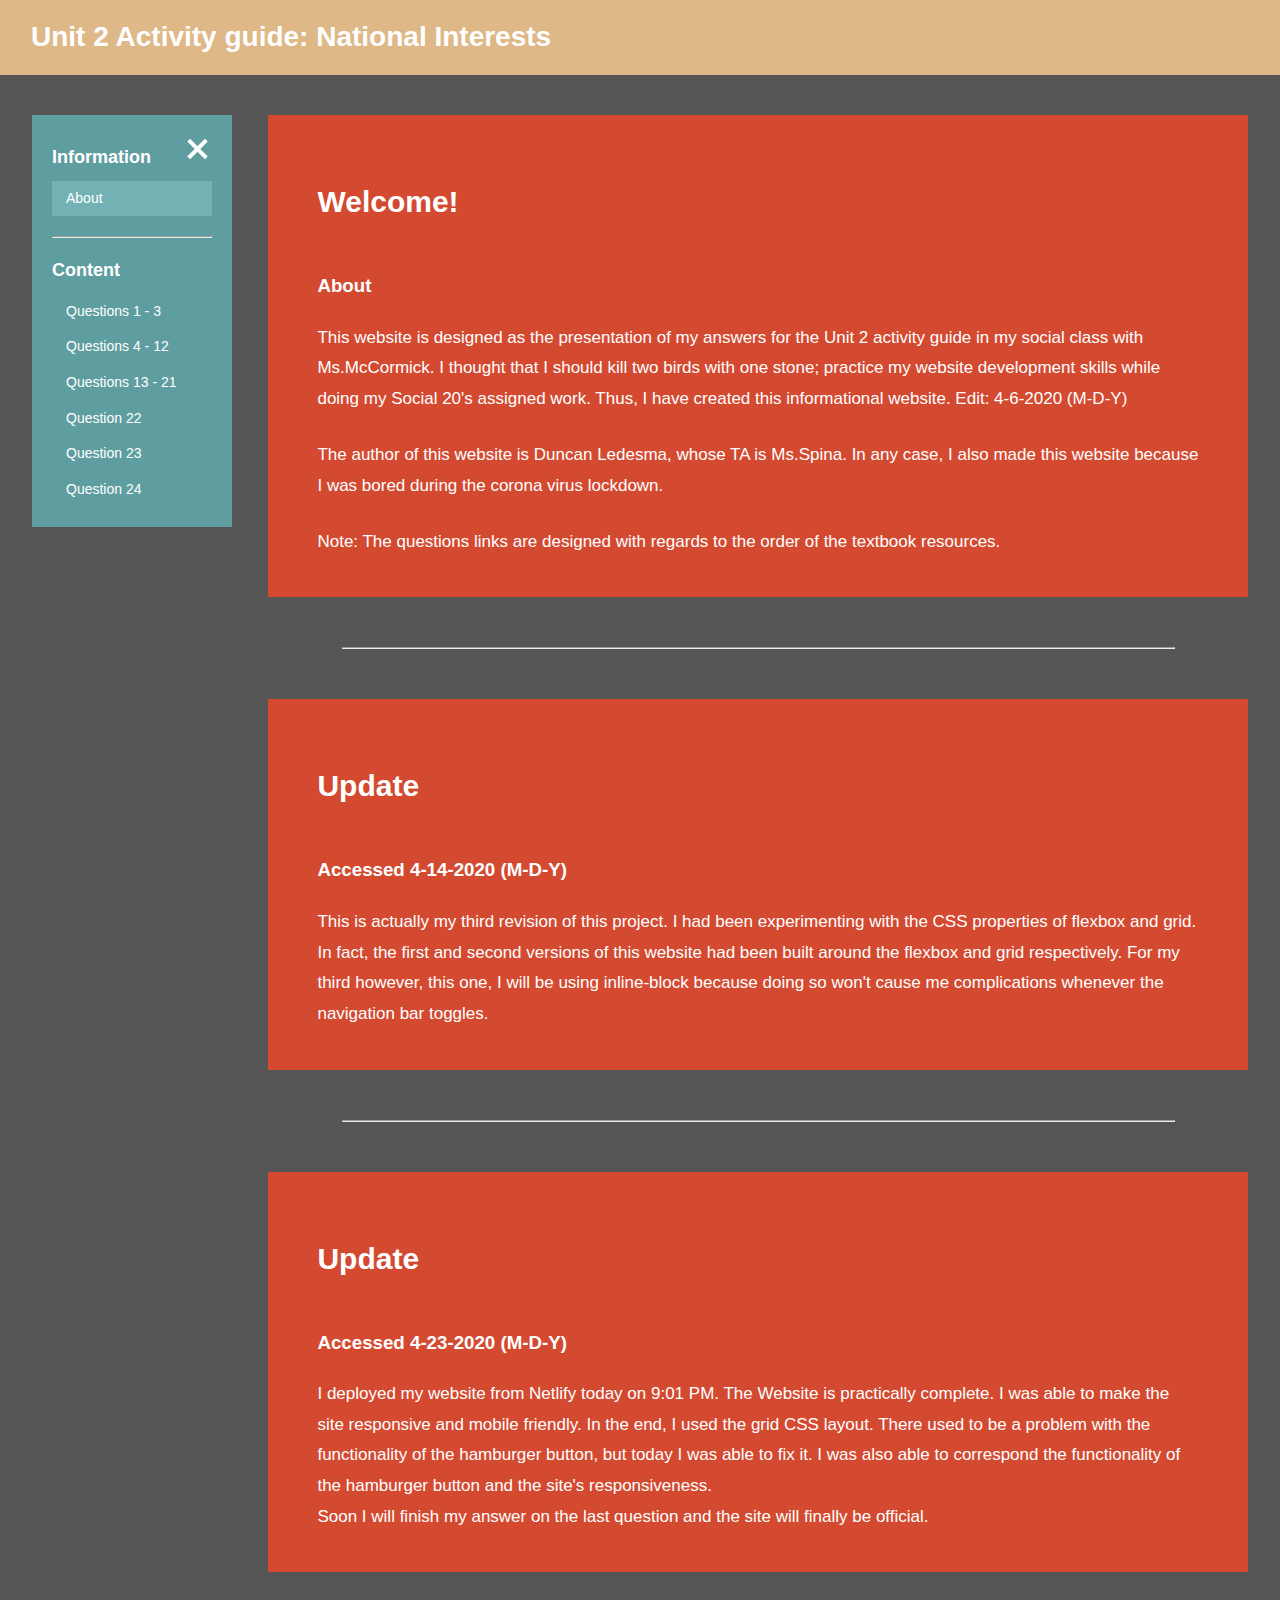
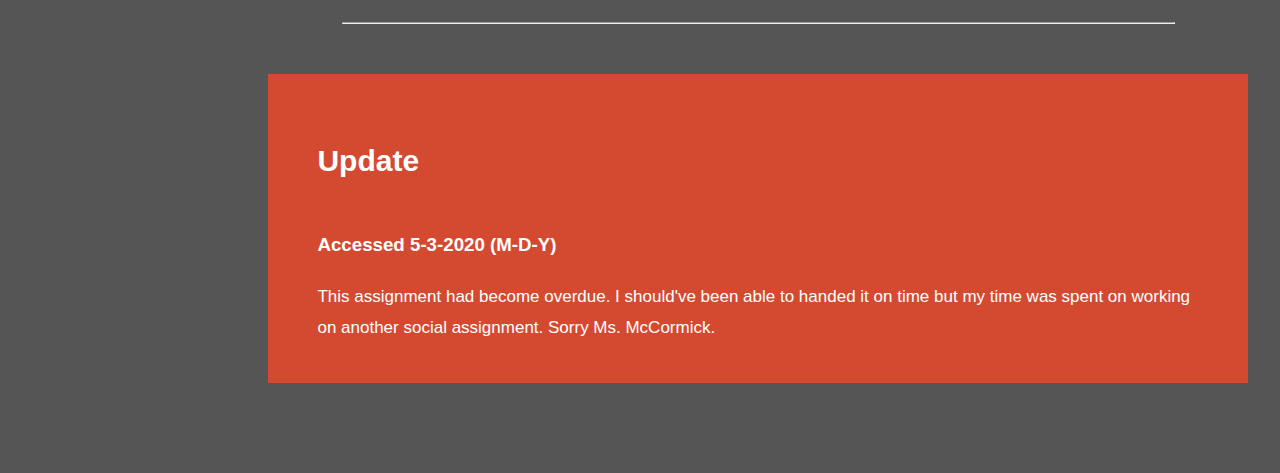
<file: index.html>
<!DOCTYPE html>
<html lang="en">
<head>
    <meta charset="UTF-8">
    <meta name="viewport" content="width=device-width, initial-scale=1.0">
    <title>Unit 2 Activity guide</title>
    <link rel="stylesheet" href="style.css">
</head>
<body>
    <header id="website_header">
        <h1>Unit 2 Activity guide: National Interests</h1>
    </header>
    <div id="website_content">
        <nav id="content_nav">
            <div id="nav_top">
                <h6>Information</h6>
                <div id="hamburger_icon" onclick="toggleSidebar()">
                    <div id="top"></div>
                    <div id="mid"></div>
                    <div id="bottom"></div>
                </div>
                <a class="selected" href="#">About</a>
            </div>
            <hr>
            <div id="nav_bottom">
                <h6>Content</h6>
                <a href="Part1/questions&answers1.html">Questions 1 - 3</a>
                <a href="Part1/questions&answers2.html">Questions 4 - 12</a>
                <a href="Part1/questions&answers3.html">Questions 13 - 21</a>
                <a href="Part2/caseStudy&Response1.html">Question 22</a>
                <a href="Part2/caseStudy&Response2.html">Question 23</a>
                <a href="Part2/caseStudy&Response3.html">Question 24</a>
            </div>
        </nav>
        <main id="content_main">
            <section class="main_sections">
                <h2>Welcome!</h2>
                <article class="sections_articles"> 
                    <h3>About</h3>
                    <p>This website is designed as the presentation of my answers for the Unit 2 activity guide in my social class with Ms.McCormick. I thought that I should kill two birds with one stone; practice my website development skills while doing my Social 20's assigned work. Thus, I have created this informational website. Edit: 4-6-2020 (M-D-Y)</p>
                    <br>
                    <p>The author of this website is Duncan Ledesma, whose TA is Ms.Spina. In any case, I also made this website because I was bored during the corona virus lockdown.</p>
                    <br>
                    <p>Note: The questions links are designed with regards to the order of the textbook resources.</p>
                </article>
            </section>
            <hr>
            <section class="main_sections">
                <h2>Update</h2>
                <article class="sections_articles">
                    <h3>Accessed 4-14-2020 (M-D-Y)</h3>
                    <p>This is actually my third revision of this project. I had been experimenting with the CSS properties of flexbox and grid. In fact, the first and second versions of this website had been built around the flexbox and grid respectively. For my third however, this one, I will be using inline-block because doing so won't cause me complications whenever the navigation bar toggles.</p>
                </article>
            </section>
            <hr>
            <section class="main_sections">
                <h2>Update</h2>
                <article class="sections_articles">
                    <h3>Accessed 4-23-2020 (M-D-Y)</h3>
                    <p>I deployed my website from Netlify today on 9:01 PM. The Website is practically complete. I was able to make the site responsive and mobile friendly. In the end, I used the grid CSS layout. There used to be a problem with the functionality of the hamburger button, but today I was able to fix it. I was also able to correspond the functionality of the hamburger button and the site's responsiveness.</p>
                    <p>Soon I will finish my answer on the last question and the site will finally be official.</p>
                </article>
            </section>
            <hr>
            <section class="main_sections">
                <h2>Update</h2>
                <article class="sections_articles">
                    <h3>Accessed 5-3-2020 (M-D-Y)</h3>
                    <p>This assignment had become overdue. I should've been able to handed it on time but my time was spent on working on another social assignment. Sorry Ms. McCormick.</p>
                </article>
            </section>
        </main>
    </div>
    <script src="script.js"></script>
</body>
</html>
</file>
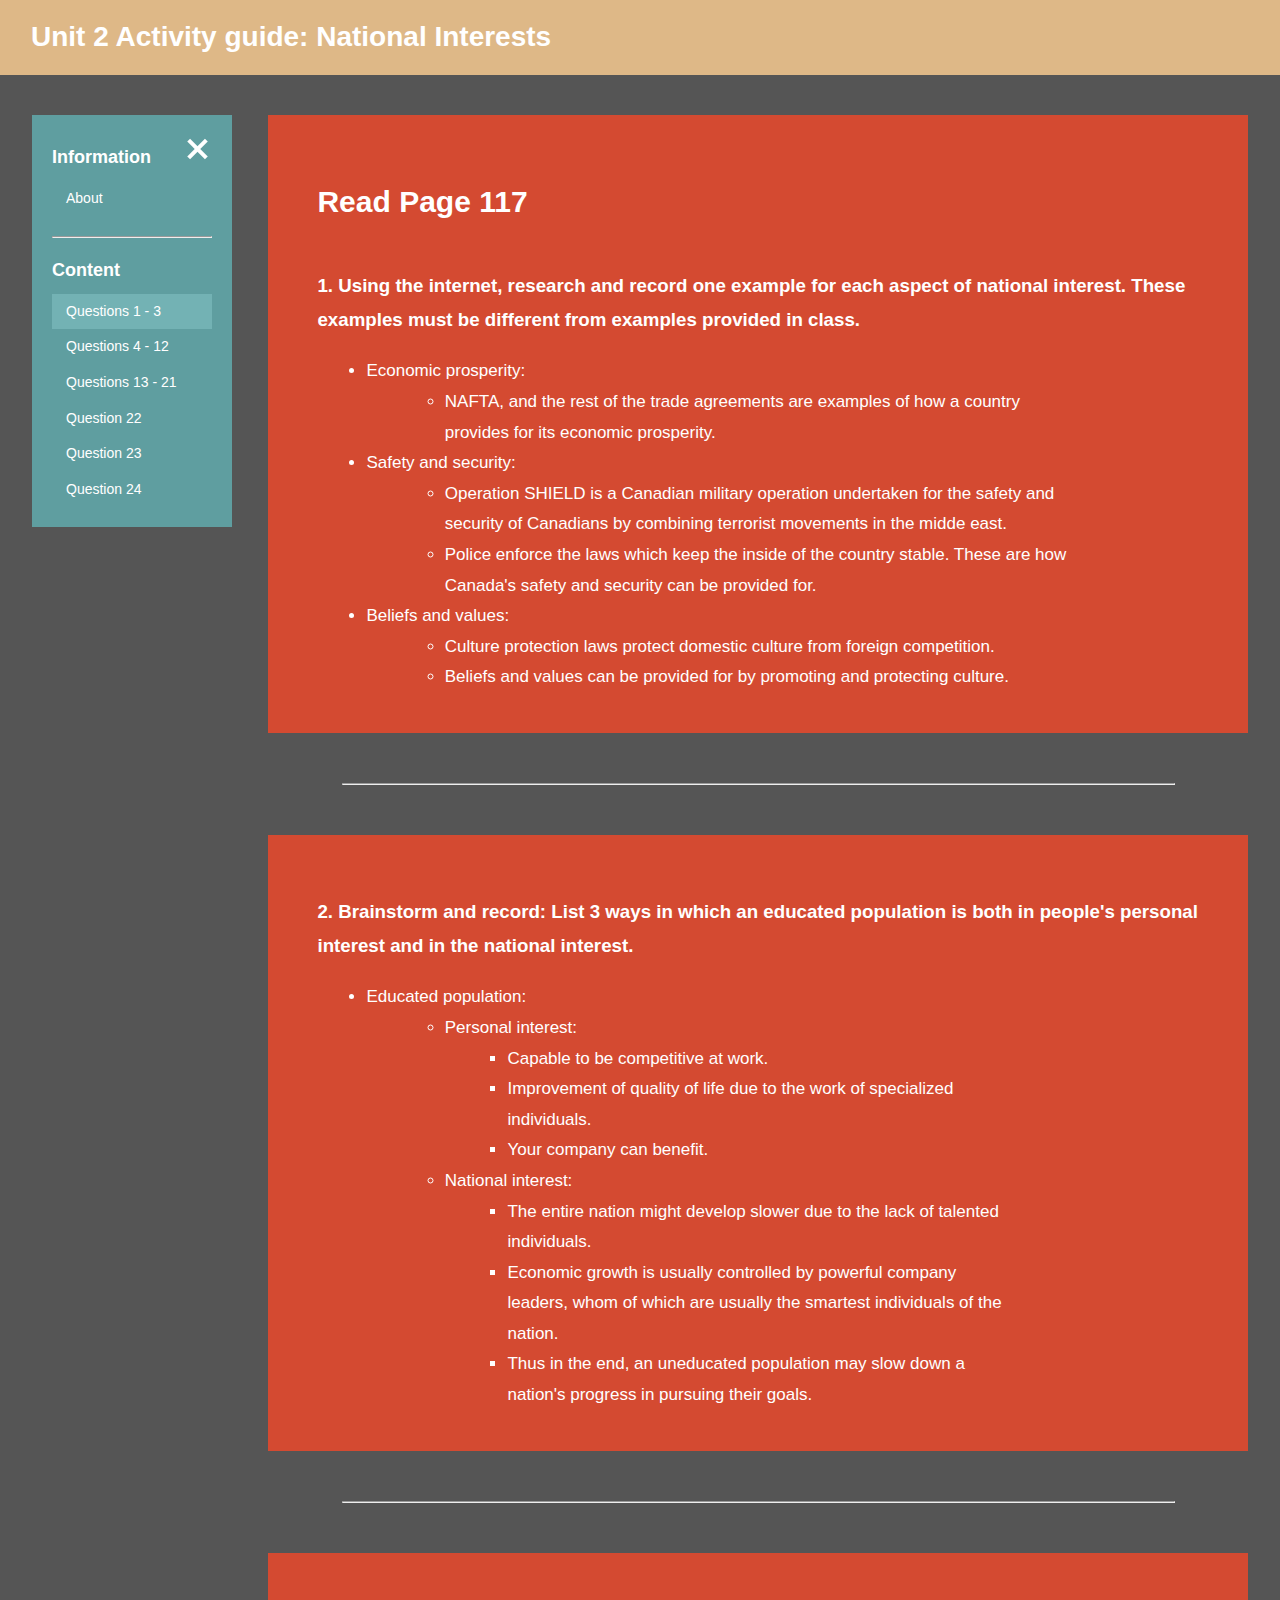
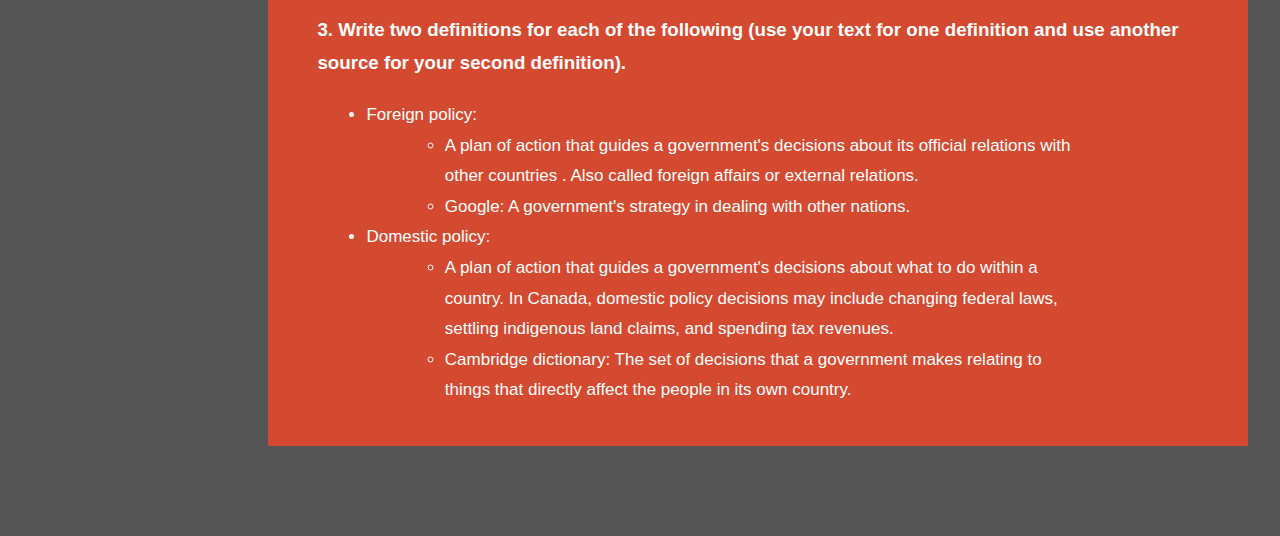
<file: Part1/questions&answers1.html>
<!DOCTYPE html>
<html lang="en">
<head>
    <meta charset="UTF-8">
    <meta name="viewport" content="width=device-width, initial-scale=1.0">
    <title>Unit 2 Activity guide</title>
    <link rel="stylesheet" href="../style.css">
</head>
<body>
    <header id="website_header">
        <h1>Unit 2 Activity guide: National Interests</h1>
    </header>
    <div id="website_content">
        <nav id="content_nav">
            <div id="nav_top">
                <h6 class="toggle_this">Information</h6>
                <div id="hamburger_icon" onclick="toggleSidebar(this)">
                    <div id="top"></div>
                    <div id="mid"></div>
                    <div id="bottom"></div>
                </div>
                <a href="../index.html">About</a>
            </div>
            <hr>
            <div id="nav_bottom">
                <h6>Content</h6>
                <a class="selected" href="#">Questions 1 - 3</a>
                <a href="questions&answers2.html">Questions 4 - 12</a>
                <a href="questions&answers3.html">Questions 13 - 21</a>
                <a href="../Part2/caseStudy&Response1.html">Question 22</a>
                <a href="../Part2/caseStudy&Response2.html">Question 23</a>
                <a href="../Part2/caseStudy&Response3.html">Question 24</a>
            </div>
        </nav>
        <main id="content_main">
            <section class="main_sections">
                <h2>Read Page 117</h2>
                <article class="sections_articles"> 
                    <h3>1. Using the internet, research and record one example for each aspect of national interest. These examples must be different from examples provided in class.</h3>
                    <ul>
                        <li>Economic prosperity:
                            <ul>
                                <li>NAFTA, and the rest of the trade agreements are examples of how a country provides for its economic prosperity.</li>
                            </ul>
                        </li>
                        <li>Safety and security:
                            <ul>
                                <li>Operation SHIELD is a Canadian military operation undertaken for the safety and security of Canadians by combining terrorist movements in the midde east.</li>
                                <li>Police enforce the laws which keep the inside of the country stable. These are how Canada's safety and security can be provided for.</li>
                            </ul>
                        </li>
                        <li>Beliefs and values:
                            <ul>
                                <li>Culture protection laws protect domestic culture from foreign competition.</li>
                                <li>Beliefs and values can be provided for by promoting and protecting culture.</li>
                            </ul>
                        </li>
                    </ul>
                </article>
            </section>
            <hr>
            <section class="main_sections">
                <article class="sections_articles">
                    <h3>2. Brainstorm and record: List 3 ways in which an educated population is both in people's personal interest and in the national interest.</h3>
                    <ul>
                        <li>Educated population:
                            <ul>
                                <li>Personal interest:
                                    <ul>
                                        <li>Capable to be competitive at work.</li>
                                        <li>Improvement of quality of life due to the work of specialized individuals.</li>
                                        <li>Your company can benefit.</li>
                                    </ul>
                                </li>
                                <li>National interest:
                                    <ul>
                                        <li>The entire nation might develop slower due to the lack of talented individuals.</li>
                                        <li>Economic growth is usually controlled by powerful company leaders, whom of which are usually the smartest individuals of the nation.</li>
                                        <li>Thus in the end, an uneducated population may slow down a nation's progress in pursuing their goals.</li>
                                    </ul>
                                </li>
                            </ul>
                        </li>
                    </ul>
                </article>
            </section>
            <hr>
            <section class="main_sections">
                <article class="sections_articles">
                    <h3>3. Write two definitions for each of the following (use your text for one definition and use another source for your second definition).</h3>
                    <ul>
                        <li>Foreign policy:
                            <ul>
                                <li>A plan of action that guides a government's decisions about its official relations with other countries . Also called foreign affairs or external relations.</li>
                                <li>Google: A government's strategy in dealing with other nations.</li>
                            </ul>
                        </li>
                        <li>Domestic policy:
                            <ul>
                                <li>A plan of action that guides a government's decisions about what to do within a country. In Canada, domestic policy decisions may include changing federal laws, settling indigenous land claims, and spending tax revenues.</li>
                                <li>Cambridge dictionary: The set of decisions that a government makes relating to things that directly affect the people in its own country.</li>
                            </ul>
                        </li>
                    </ul>
                </article>
            </section>
        </main>
    </div>
    <script src="../script.js"></script>
</body>
</html>
</file>
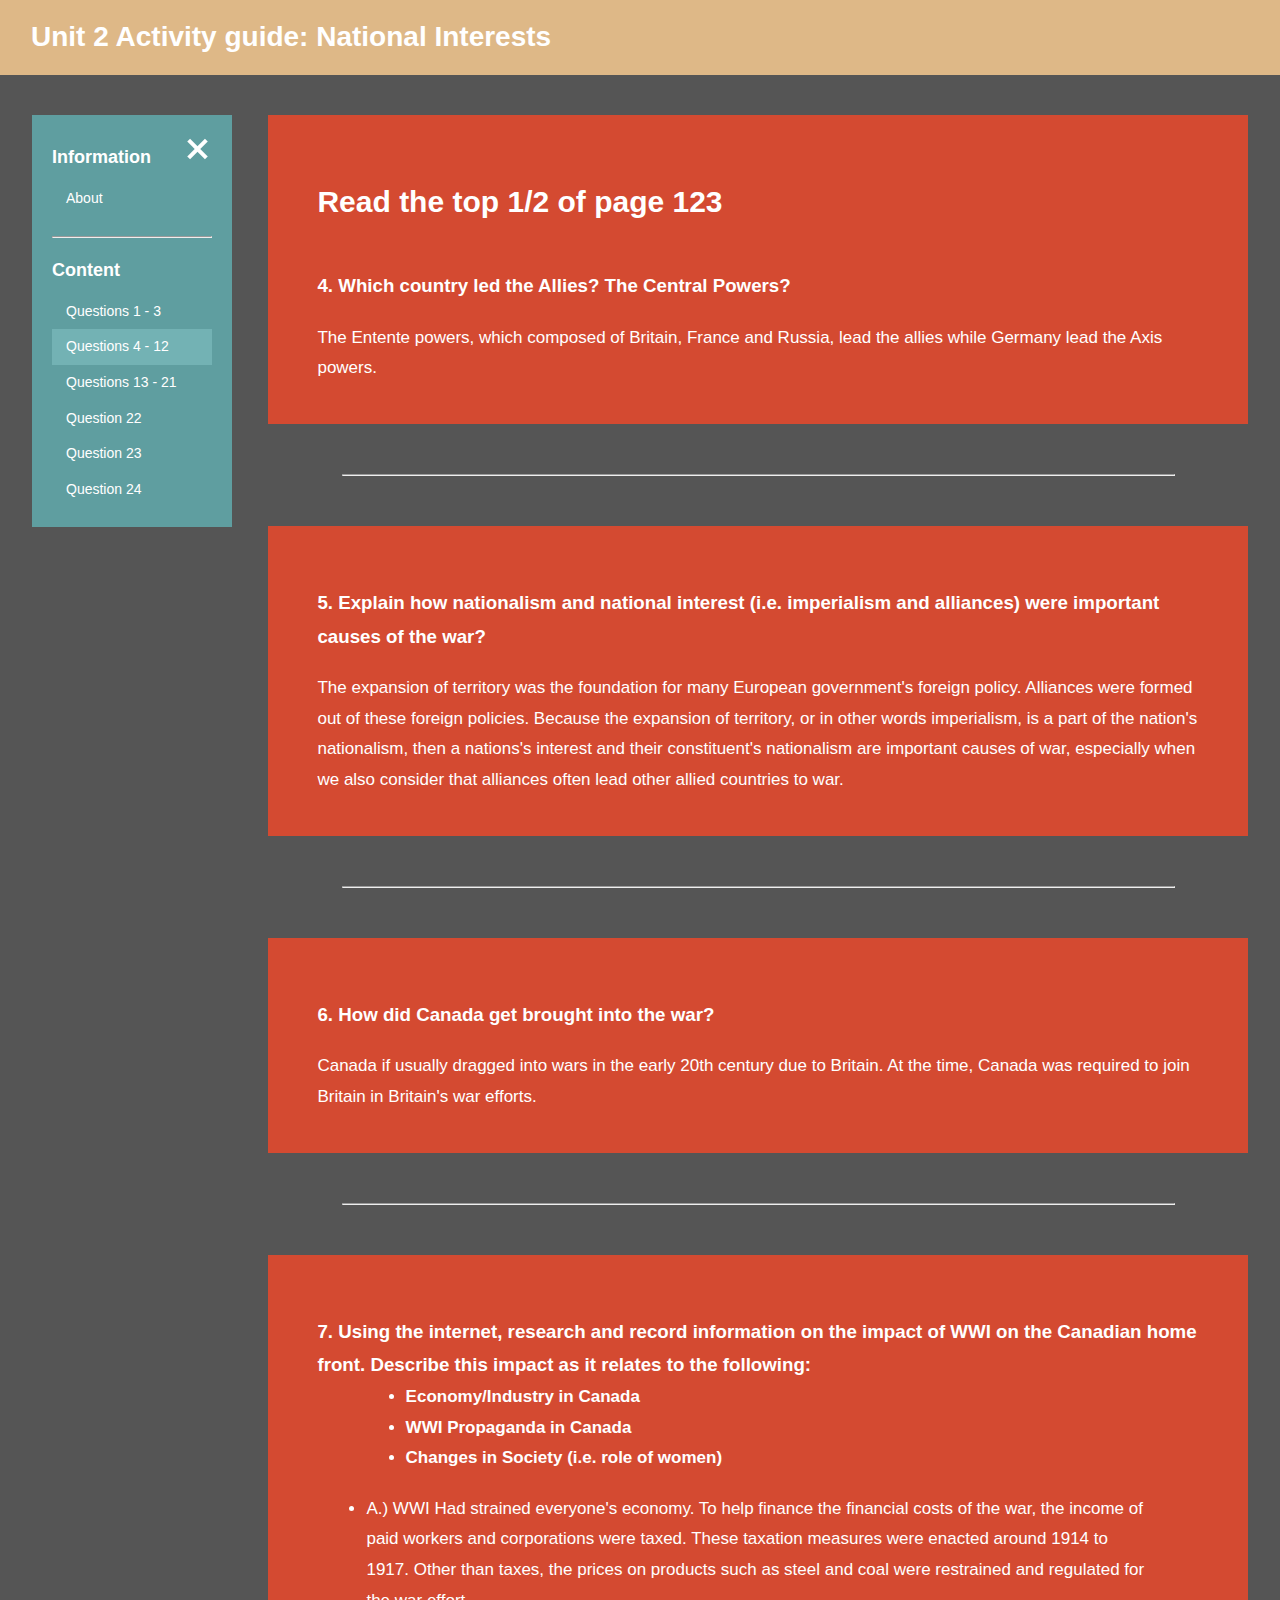
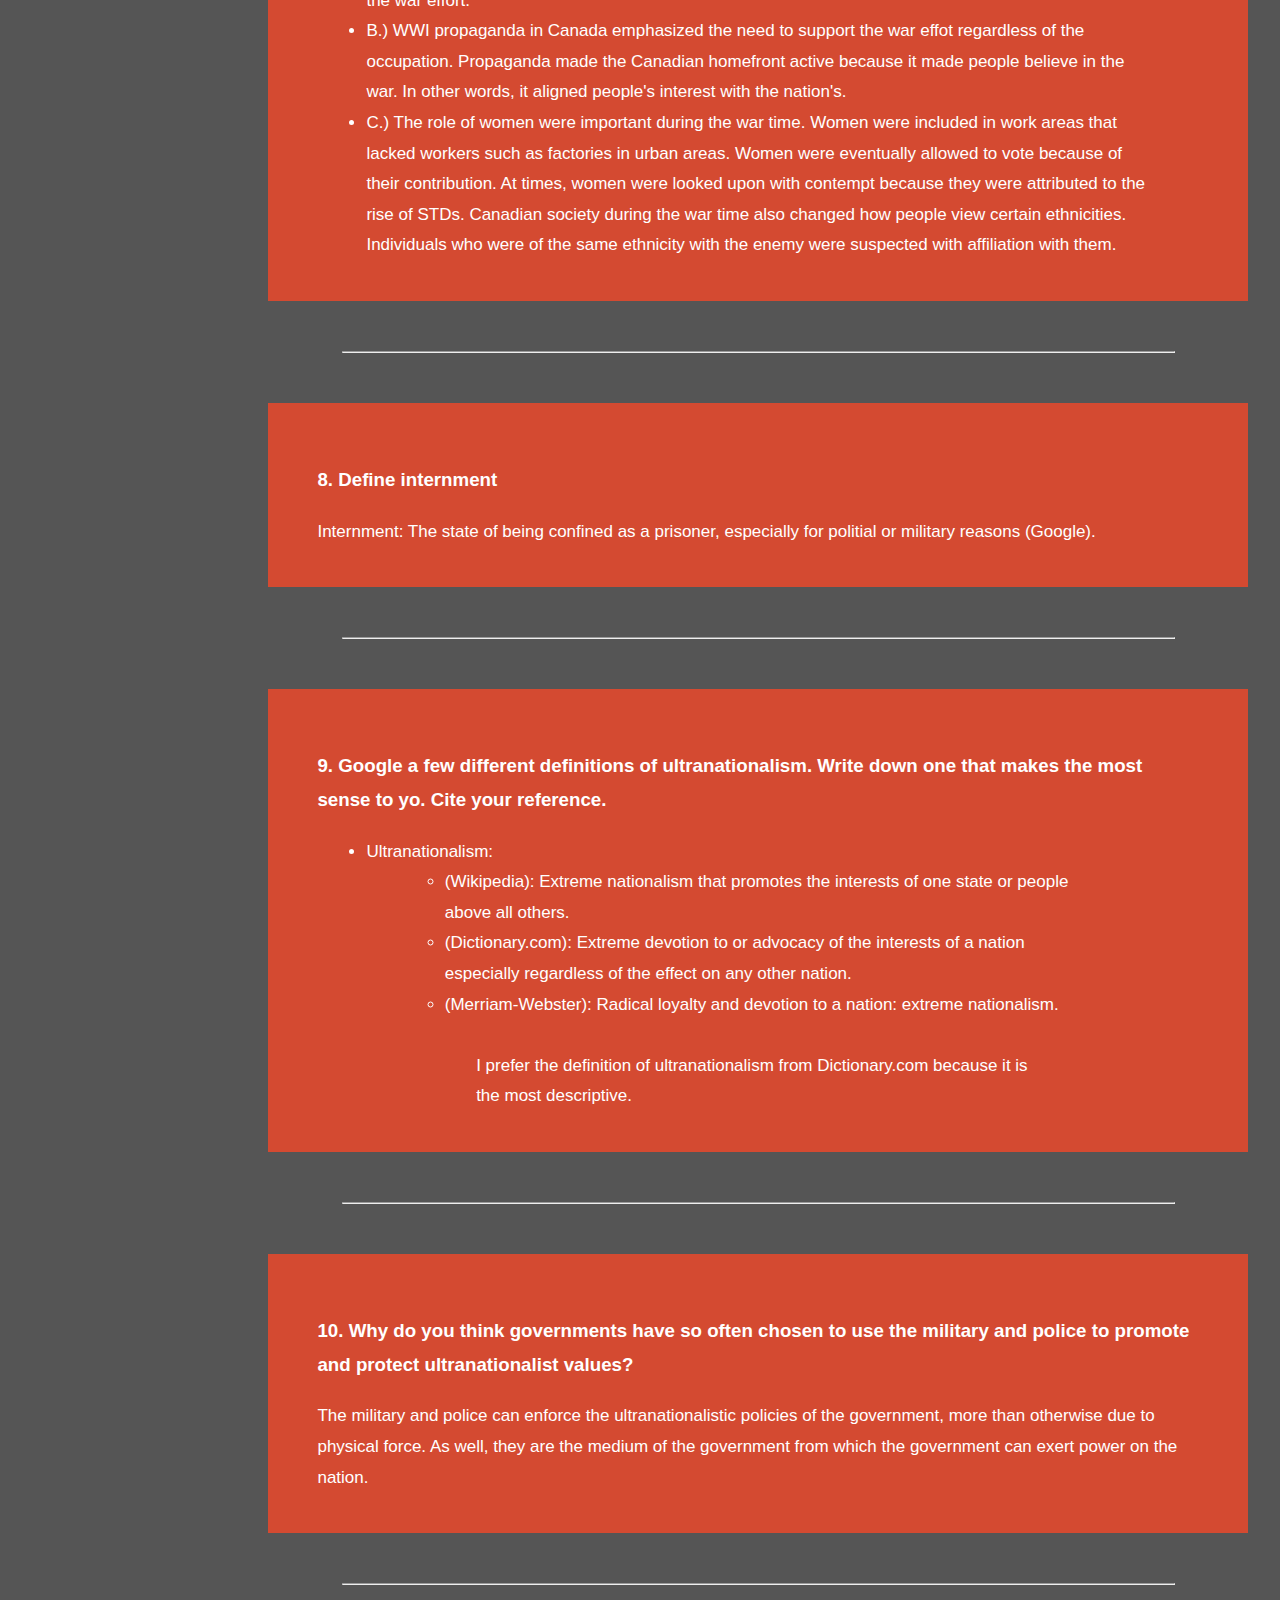
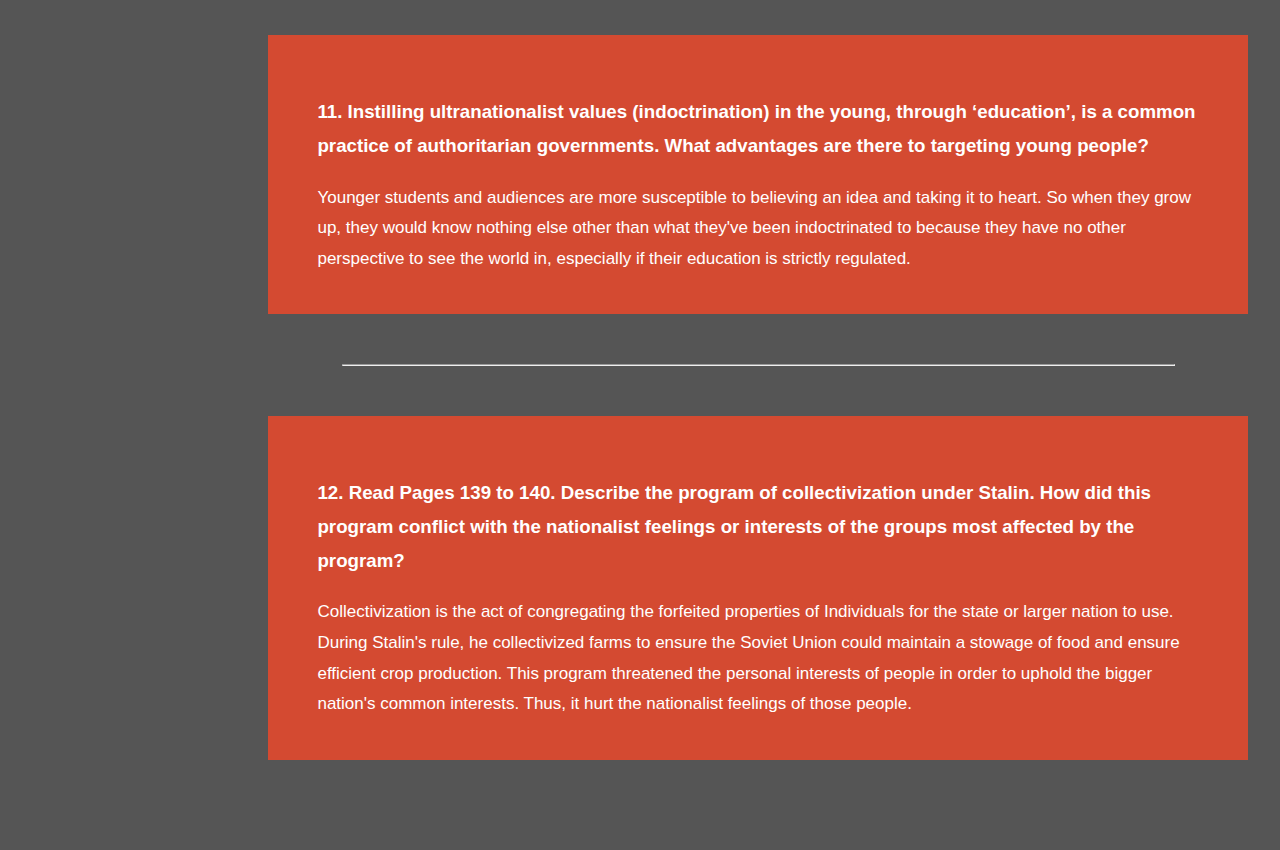
<file: Part1/questions&answers2.html>
<!DOCTYPE html>
<html lang="en">
<head>
    <meta charset="UTF-8">
    <meta name="viewport" content="width=device-width, initial-scale=1.0">
    <title>Unit 2 Activity guide</title>
    <link rel="stylesheet" href="../style.css">
</head>
<body>
    <header id="website_header">
        <h1>Unit 2 Activity guide: National Interests</h1>
    </header>
    <div id="website_content">
        <nav id="content_nav">
            <div id="nav_top">
                <h6 class="toggle_this">Information</h6>
                <div id="hamburger_icon" onclick="toggleSidebar(this)">
                    <div id="top"></div>
                    <div id="mid"></div>
                    <div id="bottom"></div>
                </div>
                <a href="../index.html">About</a>
            </div>
            <hr>
            <div id="nav_bottom">
                <h6>Content</h6>
                <a href="questions&answers1.html">Questions 1 - 3</a>
                <a class="selected" href="#">Questions 4 - 12</a>
                <a href="questions&answers3.html">Questions 13 - 21</a>
                <a href="../Part2/caseStudy&Response1.html">Question 22</a>
                <a href="../Part2/caseStudy&Response2.html">Question 23</a>
                <a href="../Part2/caseStudy&Response3.html">Question 24</a>
            </div>
        </nav>
        <main id="content_main">
            <section class="main_sections">
                <h2>Read the top 1/2 of page 123</h2>
                <article class="sections_articles"> 
                    <h3>4. Which country led the Allies? The Central Powers?</h3>
                    <p>The Entente powers, which composed of Britain, France and Russia, lead the allies while Germany lead the Axis powers.</p>
                </article>
            </section>
            <hr>
            <section class="main_sections">
                <article class="sections_articles">
                    <h3>5. Explain how nationalism and national interest (i.e. imperialism and alliances) were important causes of the war?</h3>
                    <p>The expansion of territory was the foundation for many European government's foreign policy. Alliances were formed out of these foreign policies. Because the expansion of territory, or in other words imperialism, is a part of the nation's nationalism, then a nations's interest and their constituent's nationalism are important causes of war, especially when we also consider that alliances often lead other allied countries to war.</p>
                </article>
            </section>
            <hr>
            <section class="main_sections">
                <article class="sections_articles">
                    <h3>6. How did Canada get brought into the war?</h3>
                    <p>Canada if usually dragged into wars in the early 20th century due to Britain. At the time, Canada was required to join Britain  in Britain's war efforts.</p>
                </article>
            </section>
            <hr>
            <section class="main_sections">
                <article class="sections_articles">
                    <h3>7. Using the internet, research and record information on the impact of WWI on the Canadian home front. Describe this impact as it relates to the following:
                        <ul>
                            <li>Economy/Industry in Canada</li>
                            <li>WWI Propaganda in Canada</li>
                            <li>Changes in Society (i.e. role of women)</li>
                        </ul>
                    </h3>
                    <ul>
                        <li>A.) WWI Had strained everyone's economy. To help finance the financial costs of the war, the income of paid workers and corporations were taxed. These taxation measures were enacted around 1914 to 1917. Other than taxes, the prices on products such as steel and coal were restrained and regulated for the war effort.</li>
                        <li>B.) WWI propaganda in Canada emphasized the need to support the war effot regardless of the occupation. Propaganda made the Canadian homefront active because it made people believe in the war. In other words, it aligned people's interest with the nation's.</li>
                        <li>C.) The role of women were important during the war time. Women were included in work areas that lacked workers such as factories in urban areas. Women were eventually allowed to vote because of their contribution. At times, women were looked upon with contempt because they were attributed to the rise of STDs. Canadian society during the war time also changed how people view certain ethnicities. Individuals who were of the same ethnicity with the enemy were suspected with affiliation with them.</li>
                    </ul>
                </article>
            </section>
            <hr>
            <section class="main_sections">
                <articles class="sections_articles">
                    <h3>8. Define internment</h3>
                    <p>Internment: The state of being confined as a prisoner, especially for politial or military reasons (Google).</p>
                </articles>
            </section>
            <hr>
            <section class="main_sections">
                <article class="sections_articles">
                    <h3>9. Google a few different definitions of ultranationalism. Write down one that makes the most sense to yo. Cite your reference.</h3>
                    <ul>
                        <li>Ultranationalism:
                            <ul>
                                <li>(Wikipedia):  Extreme nationalism that promotes the interests of one state or people above all others.</li>
                                <li>(Dictionary.com): Extreme devotion to or advocacy of the interests of a nation especially regardless of the effect on any other nation.</li>
                                <li>(Merriam-Webster): Radical loyalty and devotion to a nation: extreme nationalism.</li>
                                <br>
                                <p>I prefer the definition of ultranationalism from Dictionary.com because it is the most descriptive.</p>
                            </ul>
                        </li>
                    </ul>
                </article>
            </section>
            <hr>
            <section class="main_sections">
                <article class="sections_articles">
                    <h3>10. Why do you think governments have so often chosen to use the military and police to promote and protect ultranationalist values?</h3>
                    <p>The military and police can enforce the ultranationalistic policies of the government, more than otherwise due to physical force. As well, they are the medium of the government from which the government can exert power on the nation.</p>
                </article>
            </section>
            <hr>
            <section class="main_sections">
                <article class="sections_articles">
                    <h3>11. Instilling ultranationalist values (indoctrination) in the young, through ‘education’, is a common practice of authoritarian governments. What advantages are there to targeting young people?</h3>
                    <p>Younger students and audiences are more susceptible to believing an idea and taking it to heart. So when they grow up, they would know nothing else other than what they've been indoctrinated to because they have no other perspective to see the world in, especially if their education is strictly regulated.</p>
                </article>
            </section>
            <hr>
            <section class="main_sections">
                <article class="sections_articles">
                    <h3>12. Read Pages 139 to 140. Describe the program of collectivization under Stalin. How did this program conflict with the nationalist feelings or interests of the groups most affected by the program? </h3>
                    <p>Collectivization is the act of congregating the forfeited properties of Individuals for the state or larger nation to use. During Stalin's rule, he collectivized farms to ensure the Soviet Union could maintain a stowage of food and ensure efficient crop production. This program threatened the personal interests of people in order to uphold the bigger nation's common interests. Thus, it hurt the nationalist feelings of those people.</p>
                </article>
            </section>
        </main>
    </div>
    <script src="../script.js"></script>
</body>
</html>
</file>
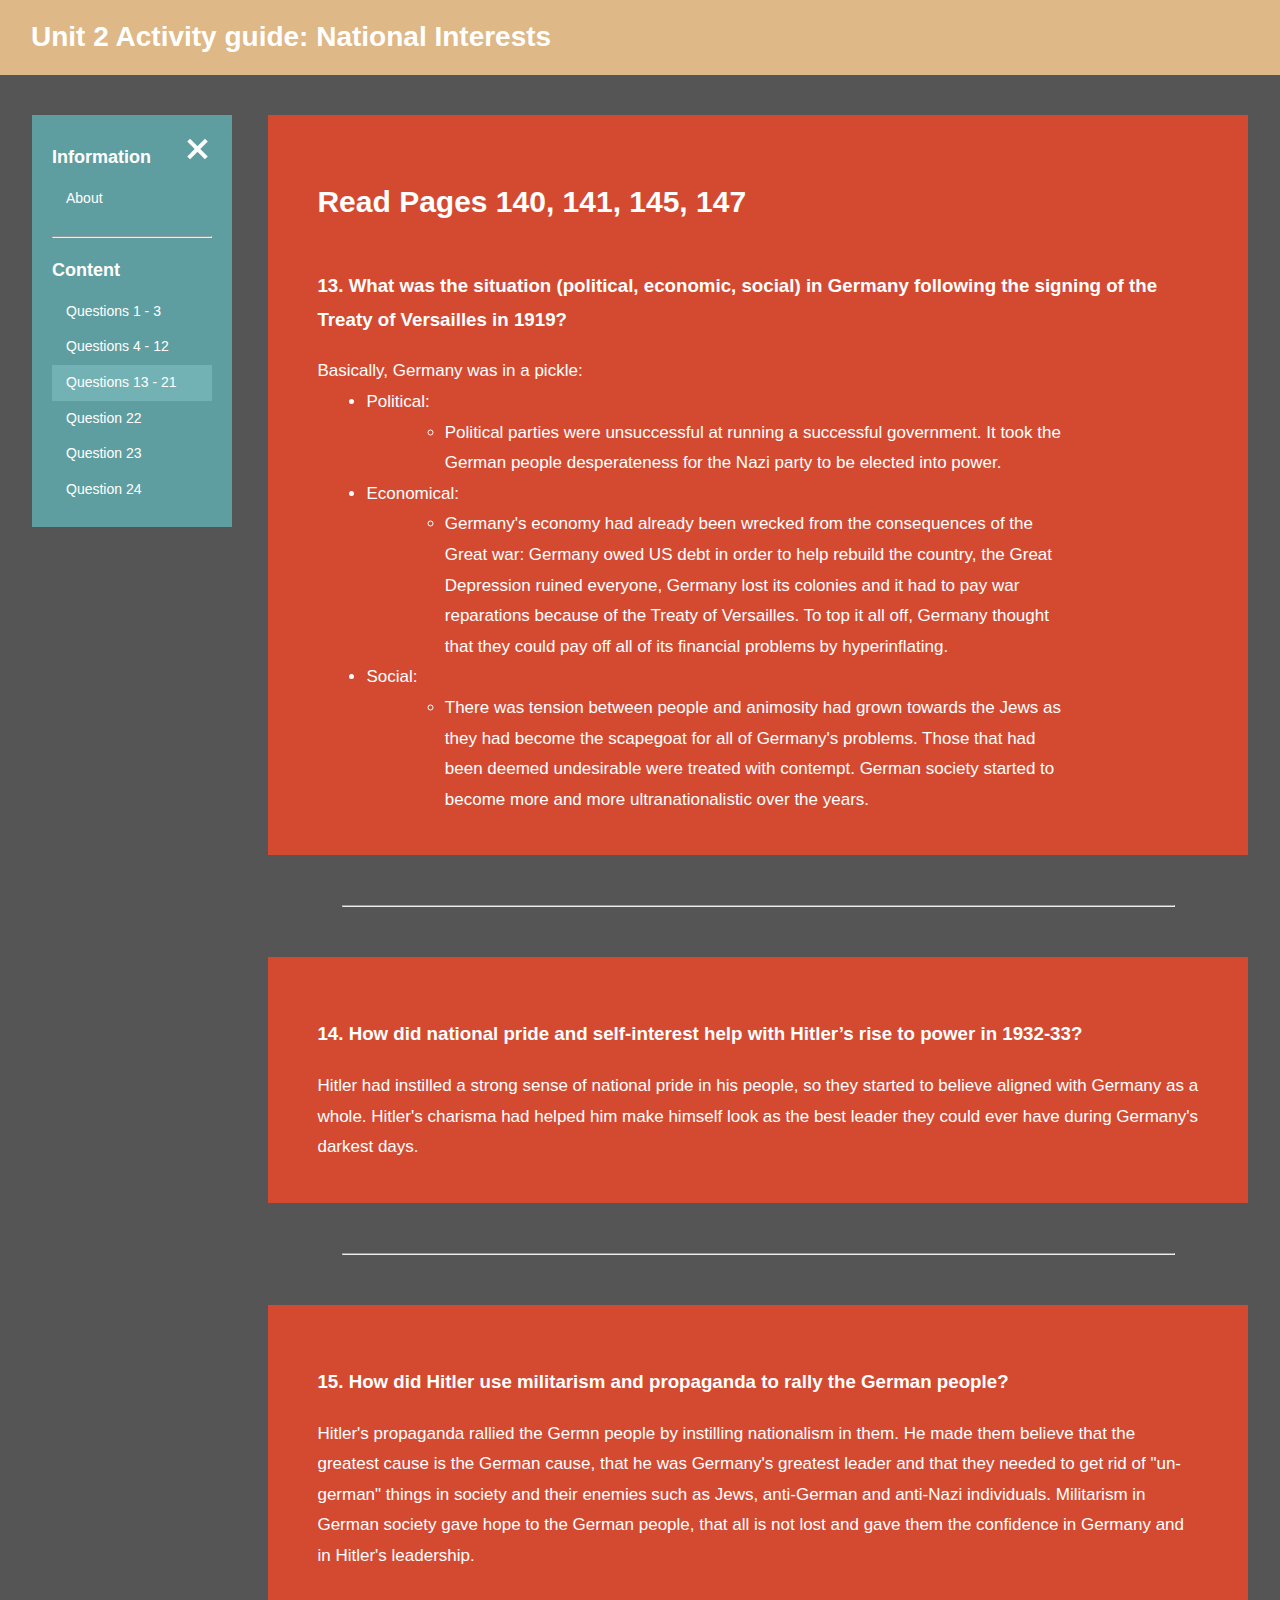
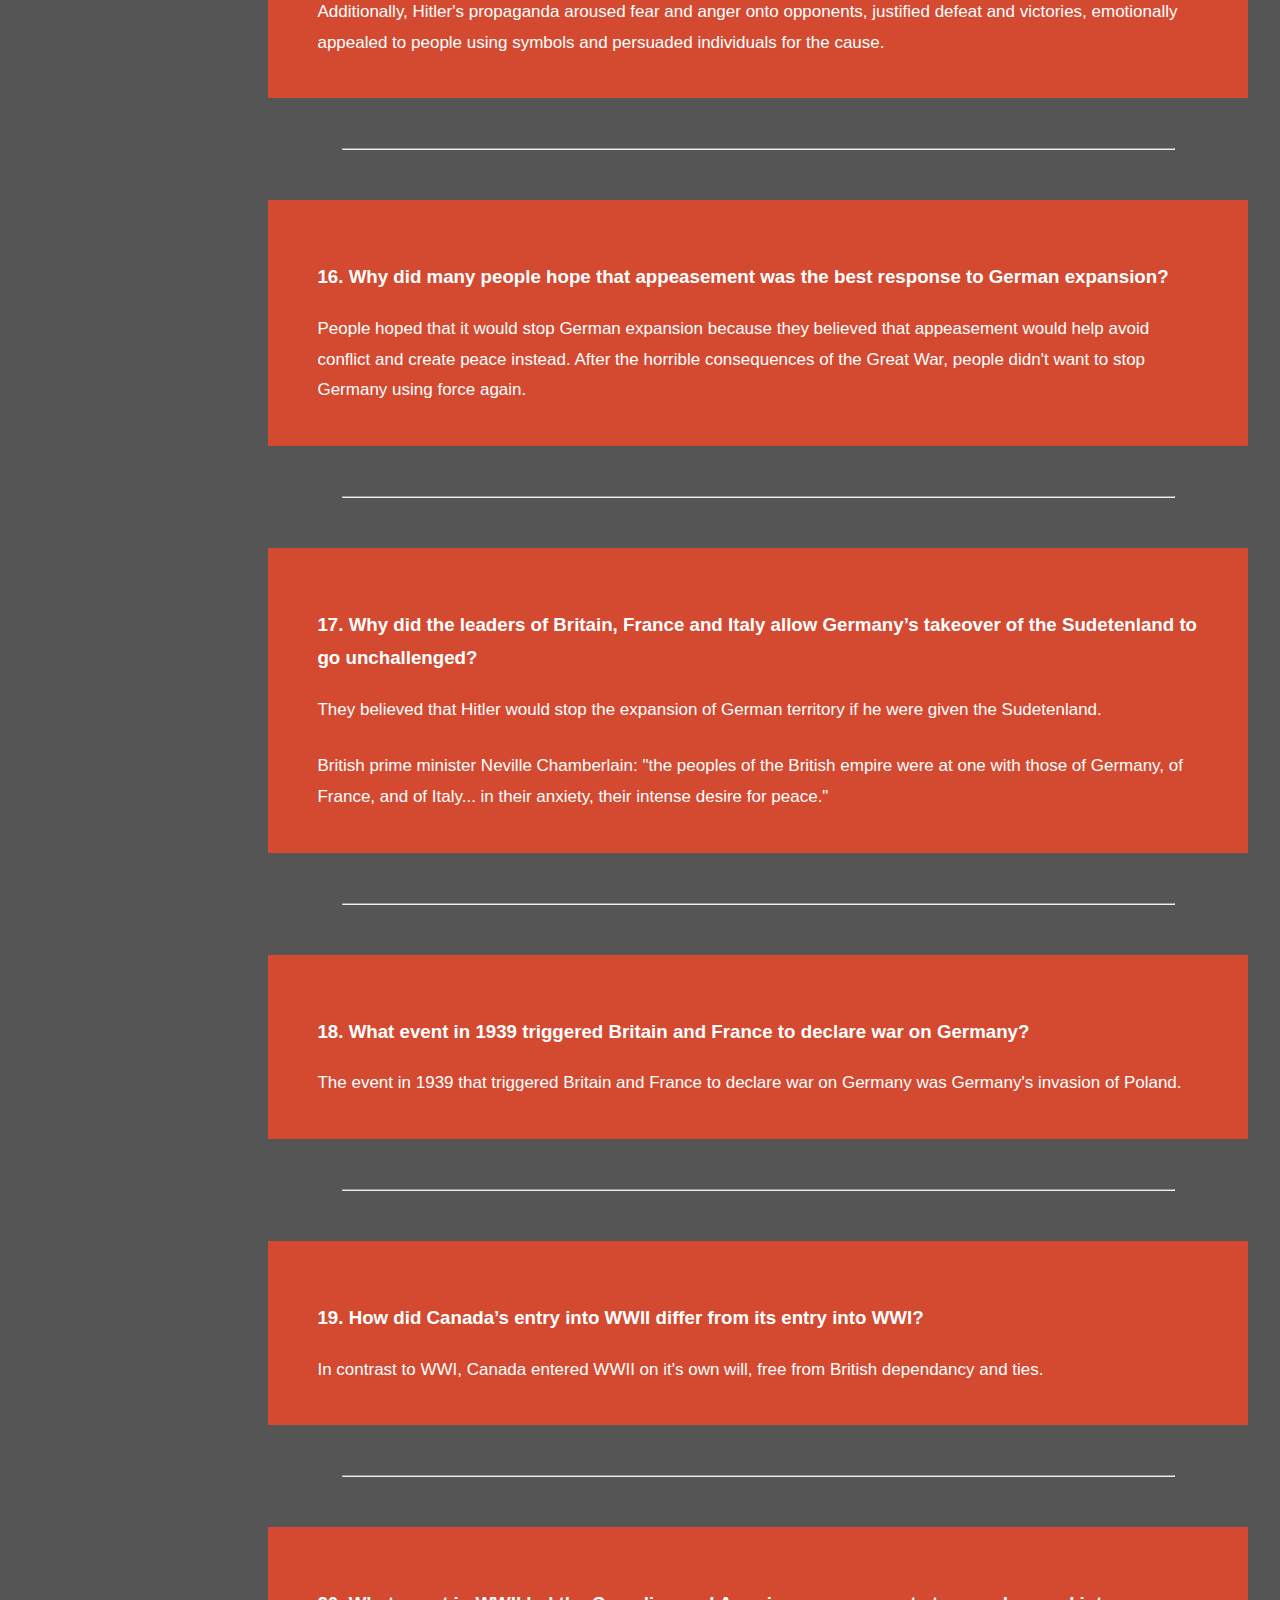
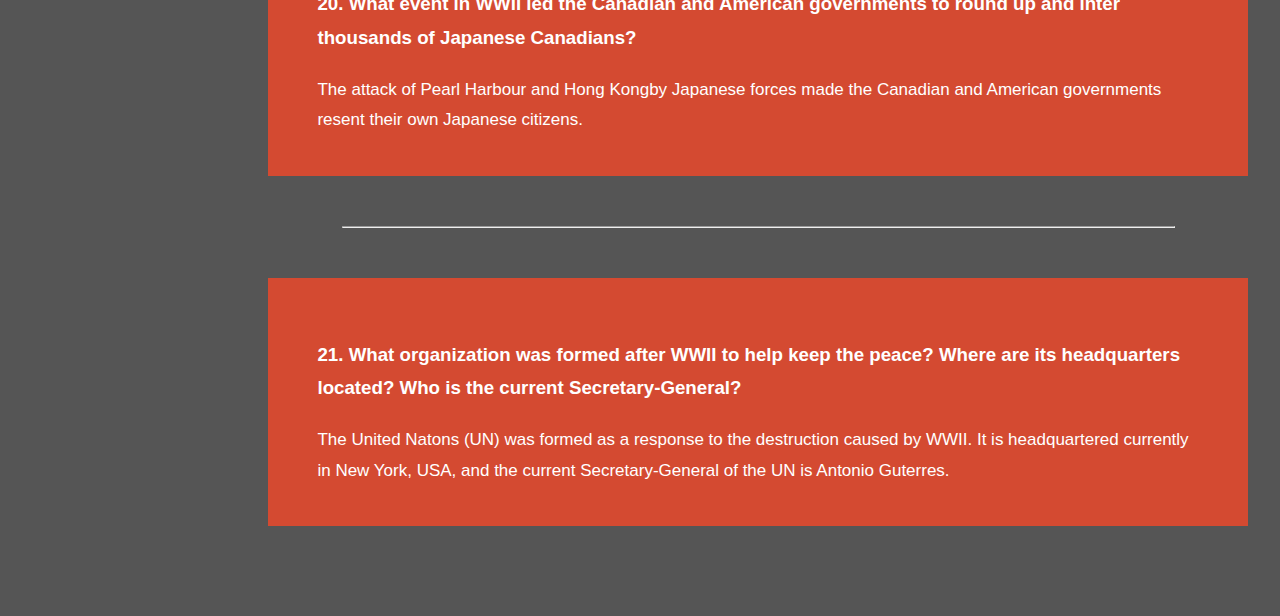
<file: Part1/questions&answers3.html>
<!DOCTYPE html>
<html lang="en">
<head>
    <meta charset="UTF-8">
    <meta name="viewport" content="width=device-width, initial-scale=1.0">
    <title>Unit 2 Activity guide</title>
    <link rel="stylesheet" href="../style.css">
</head>
<body>
    <header id="website_header">
        <h1>Unit 2 Activity guide: National Interests</h1>
    </header>
    <div id="website_content">
        <nav id="content_nav">
            <div id="nav_top">
                <h6 class="toggle_this">Information</h6>
                <div id="hamburger_icon" onclick="toggleSidebar(this)">
                    <div id="top"></div>
                    <div id="mid"></div>
                    <div id="bottom"></div>
                </div>
                <a href="../index.html">About</a>
            </div>
            <hr>
            <div id="nav_bottom">
                <h6>Content</h6>
                <a href="questions&answers1.html">Questions 1 - 3</a>
                <a href="questions&answers2.html">Questions 4 - 12</a>
                <a class="selected" href="#">Questions 13 - 21</a>
                <a href="../Part2/caseStudy&Response1.html">Question 22</a>
                <a href="../Part2/caseStudy&Response2.html">Question 23</a>
                <a href="../Part2/caseStudy&Response3.html">Question 24</a>
            </div>
        </nav>
        <main id="content_main">
            <section class="main_sections">
                <h2>Read Pages 140, 141, 145, 147</h2>
                <article class="sections_articles"> 
                    <h3>13. What was the situation (political, economic, social) in Germany following the signing of the Treaty of Versailles in 1919?</h3>
                    <p>Basically, Germany was in a pickle:</p>
                    <ul>
                        <li>Political:
                            <ul>
                                <li>Political parties were unsuccessful at running a successful government. It took the German people desperateness for the Nazi party to be elected into power.</li>
                            </ul>
                        </li>
                        <li>Economical:
                            <ul>
                                <li>Germany's economy had already been wrecked from the consequences of the Great war: Germany owed US debt in order to help rebuild the country, the Great Depression ruined everyone, Germany lost its colonies and it had to pay war reparations because of the Treaty of Versailles. To top it all off, Germany thought that they could pay off all of its financial problems by hyperinflating.</li>
                            </ul>
                        </li>
                        <li>Social:
                            <ul>
                                <li>There was tension between people and animosity had grown towards the Jews as they had become the scapegoat for all of Germany's problems. Those that had been deemed undesirable were treated with contempt. German society started to become more and more ultranationalistic over the years.</li>
                            </ul>
                        </li>
                    </ul>
                </article>
            </section>
            <hr>
            <section class="main_sections">
                <article class="sections_articles">
                    <h3>14. How did national pride and self-interest help with Hitler’s rise to power in 1932-33?</h3>
                    <p>Hitler had instilled a strong sense of national pride in his people, so they started to believe aligned with Germany as a whole. Hitler's charisma had helped him make himself look as the best leader they could ever have during Germany's darkest days.</p>
                </article>
            </section>
            <hr>
            <section class="main_sections">
                <article class="sections_articles">
                    <h3>15. How did Hitler use militarism and propaganda to rally the German people?</h3>
                    <p>Hitler's propaganda rallied the Germn people by instilling nationalism in them. He made them believe that the greatest cause is the German cause, that he was Germany's greatest leader and that they needed to get rid of "un-german" things in society and their enemies such as Jews, anti-German and anti-Nazi individuals. Militarism in German society gave hope to the German people, that all is not lost and gave them the confidence in Germany and in Hitler's leadership.</p>
                    <br>
                    <p>Additionally, Hitler's propaganda aroused fear and anger onto opponents, justified defeat and victories, emotionally appealed to people using symbols and persuaded individuals for the cause.</p>
                </article>
            </section>
            <hr>
            <section class="main_sections">
                <article class="sections_articles">
                    <h3>16. Why did many people hope that appeasement was the best response to German expansion?</h3>
                    <p>People hoped that it would stop German expansion because they believed that appeasement would help avoid conflict and create peace instead. After the horrible consequences of the Great War, people didn't want to stop Germany using force again.</p>
                </article>
            </section>
            <hr>
            <section class="main_sections">
                <article class="sections_articles">
                    <h3>17. Why did the leaders of Britain, France and Italy allow Germany’s takeover of the Sudetenland to go unchallenged?</h3>
                    <p>They believed that Hitler would stop the expansion of German territory if he were given the Sudetenland.</p>
                    <br>
                    <p>British prime minister Neville Chamberlain: "the peoples of the British empire were at one with those of Germany, of France, and of Italy... in their anxiety, their intense desire for peace."</p>
                </article>
            </section>
            <hr>
            <section class="main_sections">
                <article class="sections_articles">
                    <h3>18. What event in 1939 triggered Britain and France to declare war on Germany?</h3>
                    <p>The event in 1939 that triggered Britain and France to declare war on Germany was Germany's invasion of Poland.</p>
                </article>
            </section>
            <hr>
            <section class="main_sections">
                <article class="sections_articles">
                    <h3>19. How did Canada’s entry into WWII differ from its entry into WWI?</h3>
                    <p>In contrast to WWI, Canada entered WWII on it's own will, free from British dependancy and ties.</p>
                </article>
            </section>
            <hr>
            <section class="main_sections">
                <article class="sections_articles">
                    <h3>20. What event in WWII led the Canadian and American governments to round up and inter thousands of Japanese Canadians? </h3>
                    <p>The attack of Pearl Harbour and Hong Kongby Japanese forces made the Canadian and American governments resent their own Japanese citizens.</p>
                </article>
            </section>
            <hr>
            <section class="main_sections">
                <article class="sections_articles">
                    <h3>21. What organization was formed after WWII to help keep the peace? Where are its headquarters located? Who is the current Secretary-General?</h3>
                    <p>The United Natons (UN) was formed as a response to the destruction caused by WWII. It is headquartered currently in New York, USA, and the current Secretary-General of the UN is Antonio Guterres.</p>
                </article>
            </section>
        </main>
    </div>
    <script src="../script.js"></script>
</body>
</html>
</file>
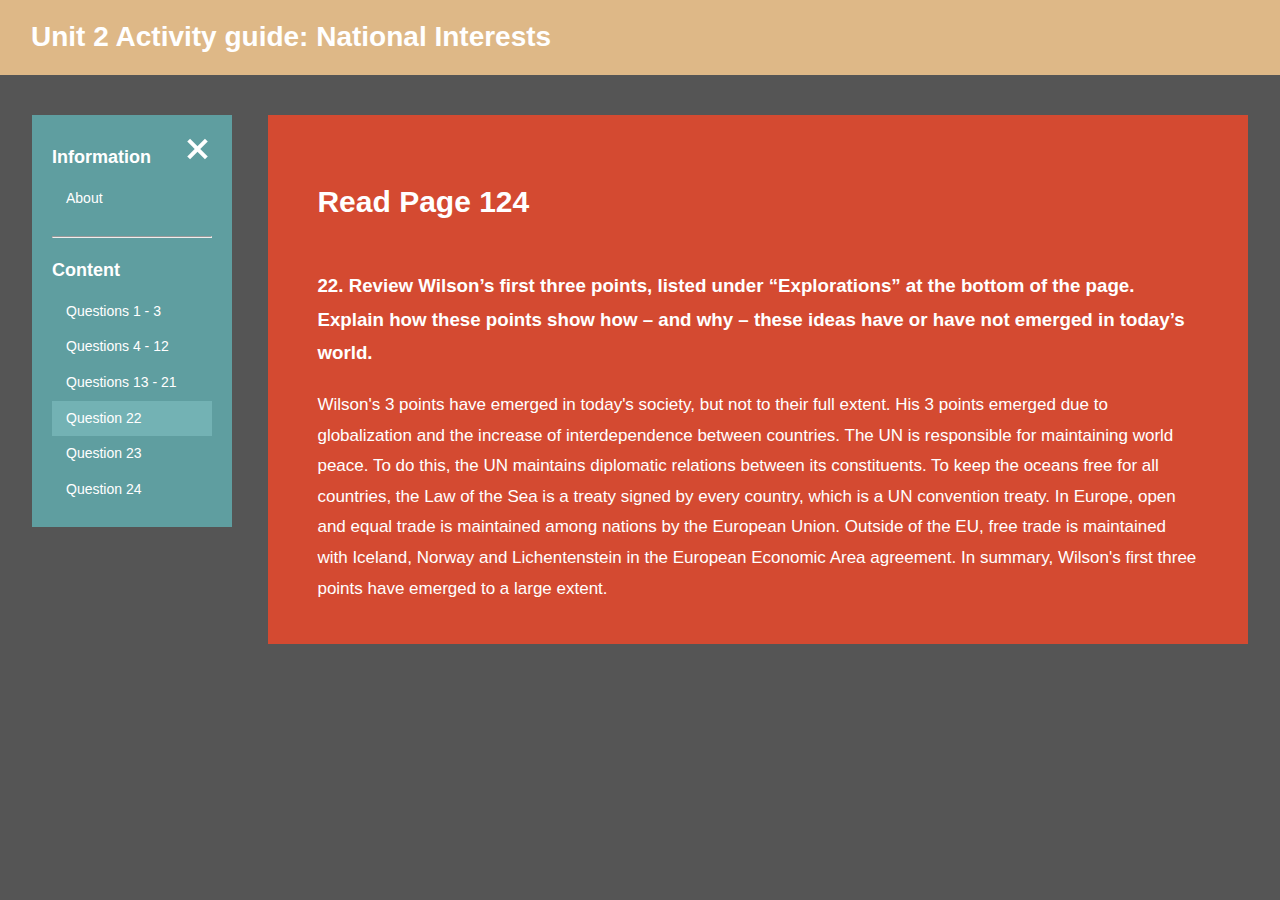
<file: Part2/caseStudy&Response1.html>
<!DOCTYPE html>
<html lang="en">
<head>
    <meta charset="UTF-8">
    <meta name="viewport" content="width=device-width, initial-scale=1.0">
    <title>Unit 2 Activity guide</title>
    <link rel="stylesheet" href="../style.css">
</head>
<body>
    <header id="website_header">
        <h1>Unit 2 Activity guide: National Interests</h1>
    </header>
    <div id="website_content">
        <nav id="content_nav">
            <div id="nav_top">
                <h6 class="toggle_this">Information</h6>
                <div id="hamburger_icon" onclick="toggleSidebar(this)">
                    <div id="top"></div>
                    <div id="mid"></div>
                    <div id="bottom"></div>
                </div>
                <a href="../index.html">About</a>
            </div>
            <hr>
            <div id="nav_bottom">
                <h6>Content</h6>
                <a href="../Part1/questions&answers1.html">Questions 1 - 3</a>
                <a href="../Part1/questions&answers2.html">Questions 4 - 12</a>
                <a href="../Part1/questions&answers3.html">Questions 13 - 21</a>
                <a class="selected" href="#">Question 22</a>
                <a href="caseStudy&Response2.html">Question 23</a>
                <a href="caseStudy&Response3.html">Question 24</a>
            </div>
        </nav>
        <main id="content_main">
            <section class="main_sections">
                <h2>Read Page 124</h2>
                <article class="sections_articles"> 
                    <h3>22. Review Wilson’s first three points, listed under “Explorations” at the bottom of the page. Explain how these points show how – and why – these ideas have or have not emerged in today’s world.</h3>
                    <p>Wilson's 3 points have emerged in today's society, but not to their full extent. His 3 points emerged due to globalization and the increase of interdependence between countries. The UN is responsible for maintaining world peace. To do this, the UN maintains diplomatic relations between its constituents. To keep the oceans free for all countries, the Law of the Sea is a treaty signed by every country, which is a UN convention treaty. In Europe, open and equal trade is maintained among nations by the European Union. Outside of the EU, free trade is maintained with Iceland, Norway and Lichentenstein in the European Economic Area agreement. In summary, Wilson's first three points have emerged to a large extent.</p>
                </article>
            </section>
        </main>
    </div>
    <script src="../script.js"></script>
</body>
</html>
</file>
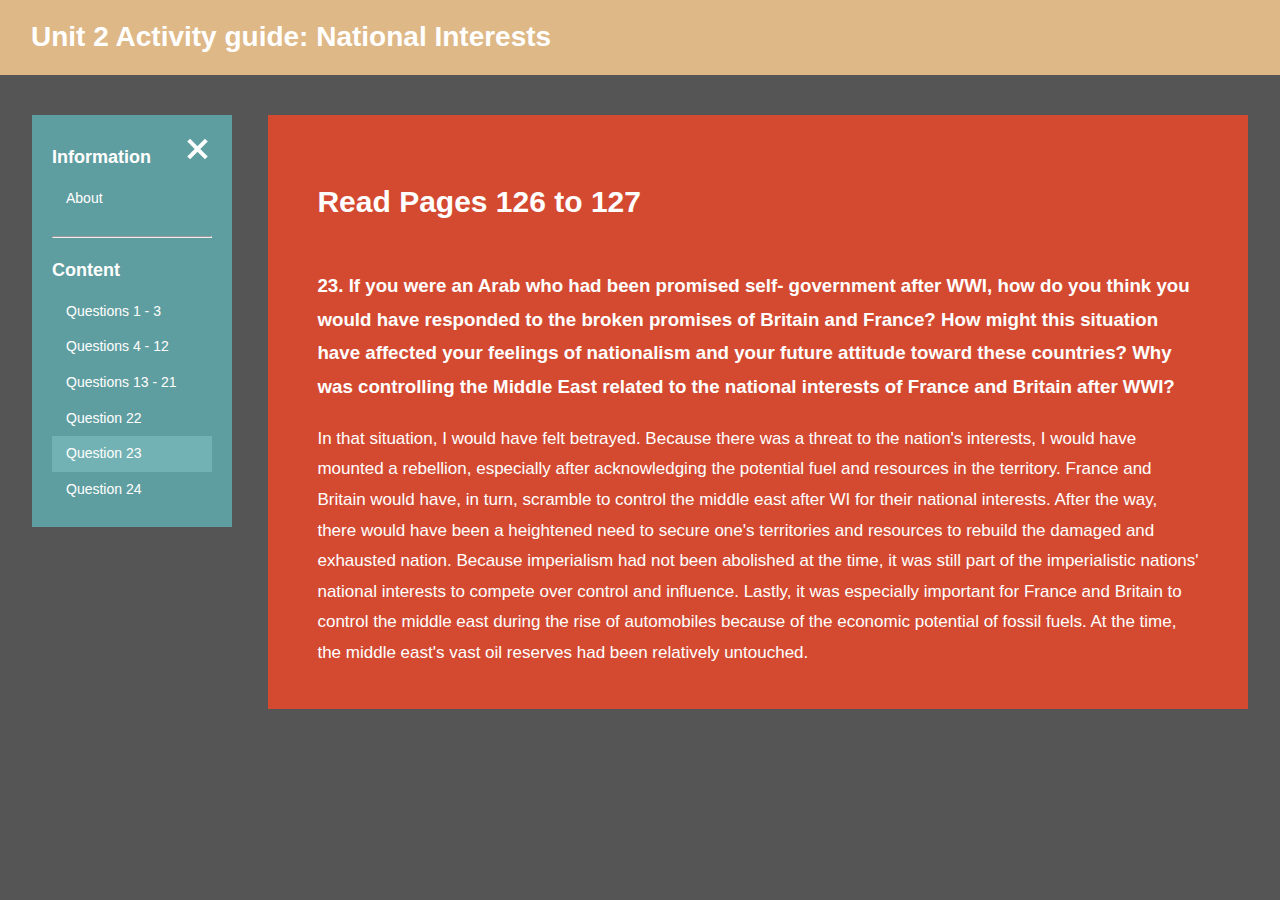
<file: Part2/caseStudy&Response2.html>
<!DOCTYPE html>
<html lang="en">
<head>
    <meta charset="UTF-8">
    <meta name="viewport" content="width=device-width, initial-scale=1.0">
    <title>Unit 2 Activity guide</title>
    <link rel="stylesheet" href="../style.css">
</head>
<body>
    <header id="website_header">
        <h1>Unit 2 Activity guide: National Interests</h1>
    </header>
    <div id="website_content">
        <nav id="content_nav">
            <div id="nav_top">
                <h6 class="toggle_this">Information</h6>
                <div id="hamburger_icon" onclick="toggleSidebar(this)">
                    <div id="top"></div>
                    <div id="mid"></div>
                    <div id="bottom"></div>
                </div>
                <a href="../index.html">About</a>
            </div>
            <hr>
            <div id="nav_bottom">
                <h6>Content</h6>
                <a href="../Part1/questions&answers1.html">Questions 1 - 3</a>
                <a href="../Part1/questions&answers2.html">Questions 4 - 12</a>
                <a href="../Part1/questions&answers3.html">Questions 13 - 21</a>
                <a href="caseStudy&Response1.html">Question 22</a>
                <a class="selected" href="#">Question 23</a>
                <a href="caseStudy&Response3.html">Question 24</a>
            </div>
        </nav>
        <main id="content_main">
            <section class="main_sections">
                <h2>Read Pages 126 to 127</h2>
                <article class="sections_articles"> 
                    <h3>23. If you were an Arab who had been promised self- government after WWI, how do you think you would have responded to the broken promises of Britain and France? How might this situation have affected your feelings of nationalism and your future attitude toward these countries? Why was controlling the Middle East related to the national interests of France and Britain after WWI? </h3>
                    <p>In that situation, I would have felt betrayed. Because there was a threat to the nation's interests, I would have mounted a rebellion, especially after acknowledging the potential fuel and resources in the territory. France and Britain would have, in turn, scramble to control the middle east after WI for their national interests. After the way, there would have been a heightened need to secure one's territories and resources to rebuild the damaged and exhausted nation. Because imperialism had not been abolished at the time, it was still part of the imperialistic nations' national interests to compete over control and influence. Lastly, it was especially important for France and Britain to control the middle east during the rise of automobiles because of the economic potential of fossil fuels. At the time, the middle east's vast oil reserves had been relatively untouched.</p>
                </article>
            </section>
        </main>
    </div>
    <script src="../script.js"></script>
</body>
</html>
</file>
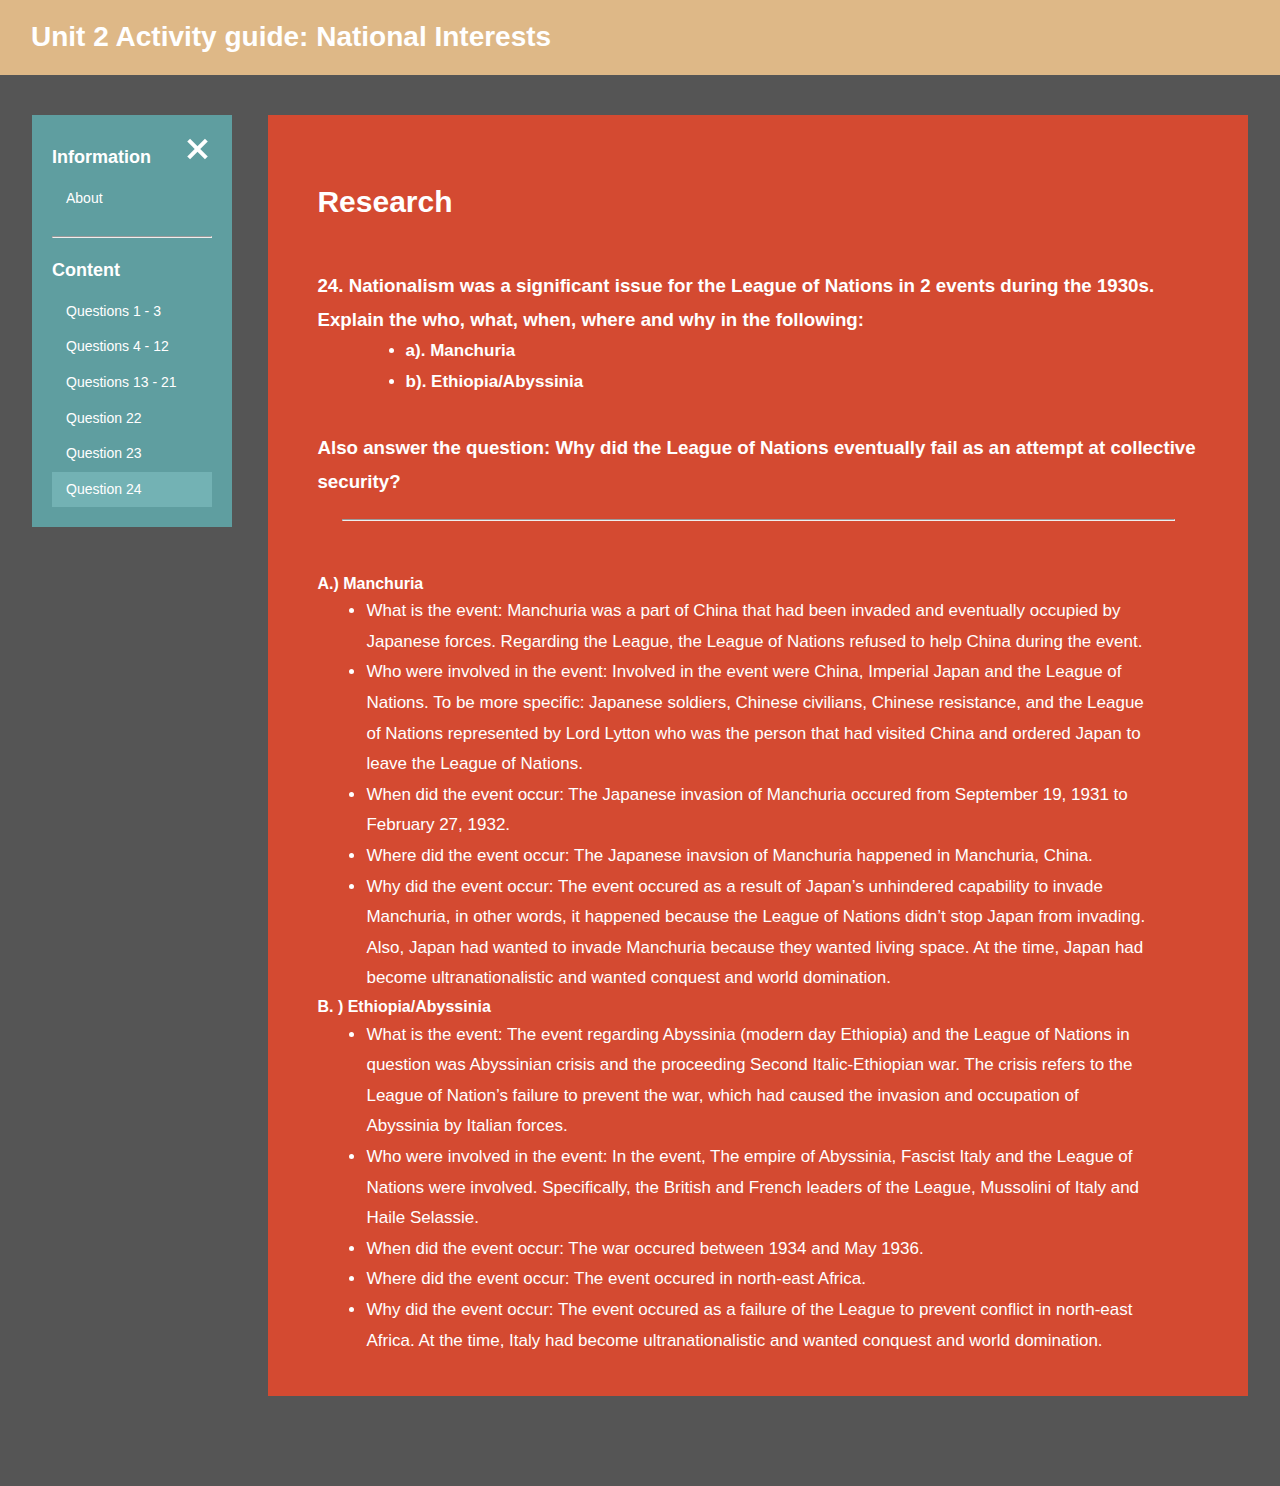
<file: Part2/caseStudy&Response3.html>
<!DOCTYPE html>
<html lang="en">
<head>
    <meta charset="UTF-8">
    <meta name="viewport" content="width=device-width, initial-scale=1.0">
    <title>Unit 2 Activity guide</title>
    <link rel="stylesheet" href="../style.css">
</head>
<body>
    <header id="website_header">
        <h1>Unit 2 Activity guide: National Interests</h1>
    </header>
    <div id="website_content">
        <nav id="content_nav">
            <div id="nav_top">
                <h6 class="toggle_this">Information</h6>
                <div id="hamburger_icon" onclick="toggleSidebar(this)">
                    <div id="top"></div>
                    <div id="mid"></div>
                    <div id="bottom"></div>
                </div>
                <a href="../index.html">About</a>
            </div>
            <hr>
            <div id="nav_bottom">
                <h6>Content</h6>
                <a href="../Part1/questions&answers1.html">Questions 1 - 3</a>
                <a href="../Part1/questions&answers2.html">Questions 4 - 12</a>
                <a href="../Part1/questions&answers3.html">Questions 13 - 21</a>
                <a href="caseStudy&Response1.html">Question 22</a>
                <a href="caseStudy&Response2.html">Question 23</a>
                <a class="selected" href="#">Question 24</a>
            </div>
        </nav>
        <main id="content_main">
            <section class="main_sections">
                <h2>Research</h2>
                <article class="sections_articles"> 
                    <h3>24. Nationalism was a significant issue for the League of Nations in 2 events during the 1930s. Explain the who, what, when, where and why in the following:
                        <ul>
                            <li>a). Manchuria</li>
                            <li>b). Ethiopia/Abyssinia</li>
                        </ul>
                        <br>
                    Also answer the question: Why did the League of Nations eventually fail as an attempt at collective security?
                    </h3>
                    <hr>
                </article>
                <article class="sections_articles">
                    <h4>A.) Manchuria</h4>
                    <ul>
                        <li>What is the event: Manchuria was a part of China that had been invaded and eventually occupied by Japanese forces. Regarding the League, the League of Nations refused to help China during the event.</li>
                        <li>Who were involved in the event: Involved in the event were China, Imperial Japan and the League of Nations. To be more specific: Japanese soldiers, Chinese civilians, Chinese resistance, and the League of Nations represented by Lord Lytton who was the person that had visited China and ordered Japan to leave the League of Nations.</li>
                        <li>When did the event occur: The Japanese invasion of Manchuria occured from September 19, 1931 to February 27, 1932.</li>
                        <li>Where did the event occur: The Japanese inavsion of Manchuria happened in Manchuria, China.</li>
                        <li>Why did the event occur: The event occured as a result of Japan’s unhindered capability to invade Manchuria, in other words, it happened because the League of Nations didn’t stop Japan from invading. Also, Japan had wanted to invade Manchuria because they wanted living space. At the time, Japan had become ultranationalistic and wanted conquest and world domination.</li>
                    </ul>
                </article>
                <article class="sections_articles">
                    <h4>B. ) Ethiopia/Abyssinia</h4>
                    <ul>
                        <li>What is the event: The event regarding Abyssinia (modern day Ethiopia) and the League of Nations in question was Abyssinian crisis and the proceeding Second Italic-Ethiopian war. The crisis refers to the League of Nation’s failure to prevent the war, which had caused the invasion and occupation of Abyssinia by Italian forces. </li>
                        <li>Who were involved in the event: In the event, The empire of Abyssinia, Fascist Italy and the League of Nations were involved.  Specifically, the British and French leaders of the League, Mussolini of Italy and Haile Selassie.</li>
                        <li>When did the event occur: The war occured between 1934 and May 1936.</li>
                        <li>Where did the event occur: The event occured in north-east Africa.</li>
                        <li>Why did the event occur: The event occured as a failure of the League to prevent conflict in north-east Africa. At the time, Italy had become ultranationalistic and wanted conquest and world domination.</li>
                    </ul>

                </article>
            </section>
        </main>
    </div>
    <script src="../script.js"></script>
</body>
</html>
</file>
<file: style.css>
*{
    margin: 0;
    box-sizing: border-box;
}
body{
    margin:0;
    background-color: #555;
    color:#fff;
    font-family: "Opens sans", Arial, Helvetica, sans-serif;
    line-height: 1.6em;
}
#website_header{
    display:block;
    height:75px;
    overflow:hidden;
    margin-bottom:40px;

    background-color: burlywood;
}
#website_header h1{
    font-size:28px;
    margin:15px 31px;
    line-height: 1.6em;
}
#website_content{
    display:grid;
    grid-template-columns: 200px 1fr;
    grid-gap: 3%;
    margin: auto;
    width:95%;
    margin-bottom: 40px;

}
#content_nav{
    background-color: rgb(95, 158, 160);
    height:412px;
    float:left;
}
#content_nav #nav_top, #nav_bottom{
    display:block;
    padding:20px;
}
/* Highlighting the navbar
#website_nav #nav_top{
    background-color: chartreuse;
}
#website_nav #nav_bottom{
    background-color: chocolate;
}
*/
#content_nav hr{
    margin:0 20px
}
#content_nav h6{
    font-size:18px;
    margin-bottom:10px;
    display:inline-block;
}
/*Hamburger button START*/
    #hamburger_icon{
        display: inline-block;
        cursor:pointer;
        position: relative;
        right:-30px;
    }
    #hamburger_icon #top,#mid,#bottom{
        width:25px;
        height:4px;
        margin: 4px 0;
        background-color: white;
        position: relative;
        transition: 0.3s;
    }
    .hamburgerOpen #top{
        transform: rotate(-45deg);
        top:8px;
    }
    .hamburgerOpen #mid{
        opacity:0;
    }
    .hamburgerOpen #bottom{
        transform: rotate(45deg);
        top:-8px;
    }
/*Hamburger button END*/
#content_nav a{
    font-size: 14px;
    text-decoration: none;
    color:white;
    display:block;
    padding: 5px 14px;
    box-sizing: border-box;
}
#content_nav a:hover{
    background-color: rgb(135, 198, 200);
}
#content_nav a.selected{
    background-color: rgb(115, 178, 180);
}
#content_nav a.selected:hover{
    background-color: rgb(135, 198, 200); 
}
#content_main section{
    padding:40px 0;
    margin-left:auto;
    margin-right:auto;
    margin-bottom: 50px;
    background-color: rgb(212, 74, 49);
}
#content_main section h2{
    font-size: 30px;
    padding:20px 5%;
    line-height: 1.8em;
}
.sections_articles h3{
    padding:20px 5%;
    line-height: 1.8em;
}
.sections_articles p, ul, li{
    font-size: 17px;
    line-height: 1.8em;
}
.sections_articles ul{
    padding:0 10%;
}
.sections_articles p{
    padding:0 5%;
}
.sections_articles h4{
    padding:0 5%;

}
#content_main hr{
    color:rgb(80, 79, 79);
    width:85%;
    margin:auto;
    margin-bottom: 50px;
}





@media(max-width:600px){
    #website_header{
        height:50px;
        text-align: center;
    }
    #website_header h1{
        margin:10px 31px;
        font-size:18px;
    }
    #website_content{
        grid-template-columns:none;
        grid-template-rows: 470px 1fr;
    }
    #content_nav{
        height:470px;
    }
    #hamburger_icon{
        float:right;
        top:0;
        right:0;
    }
    #content_nav a{
        font-size:18px;
        padding:10px 14px;
    }
}
</file>
